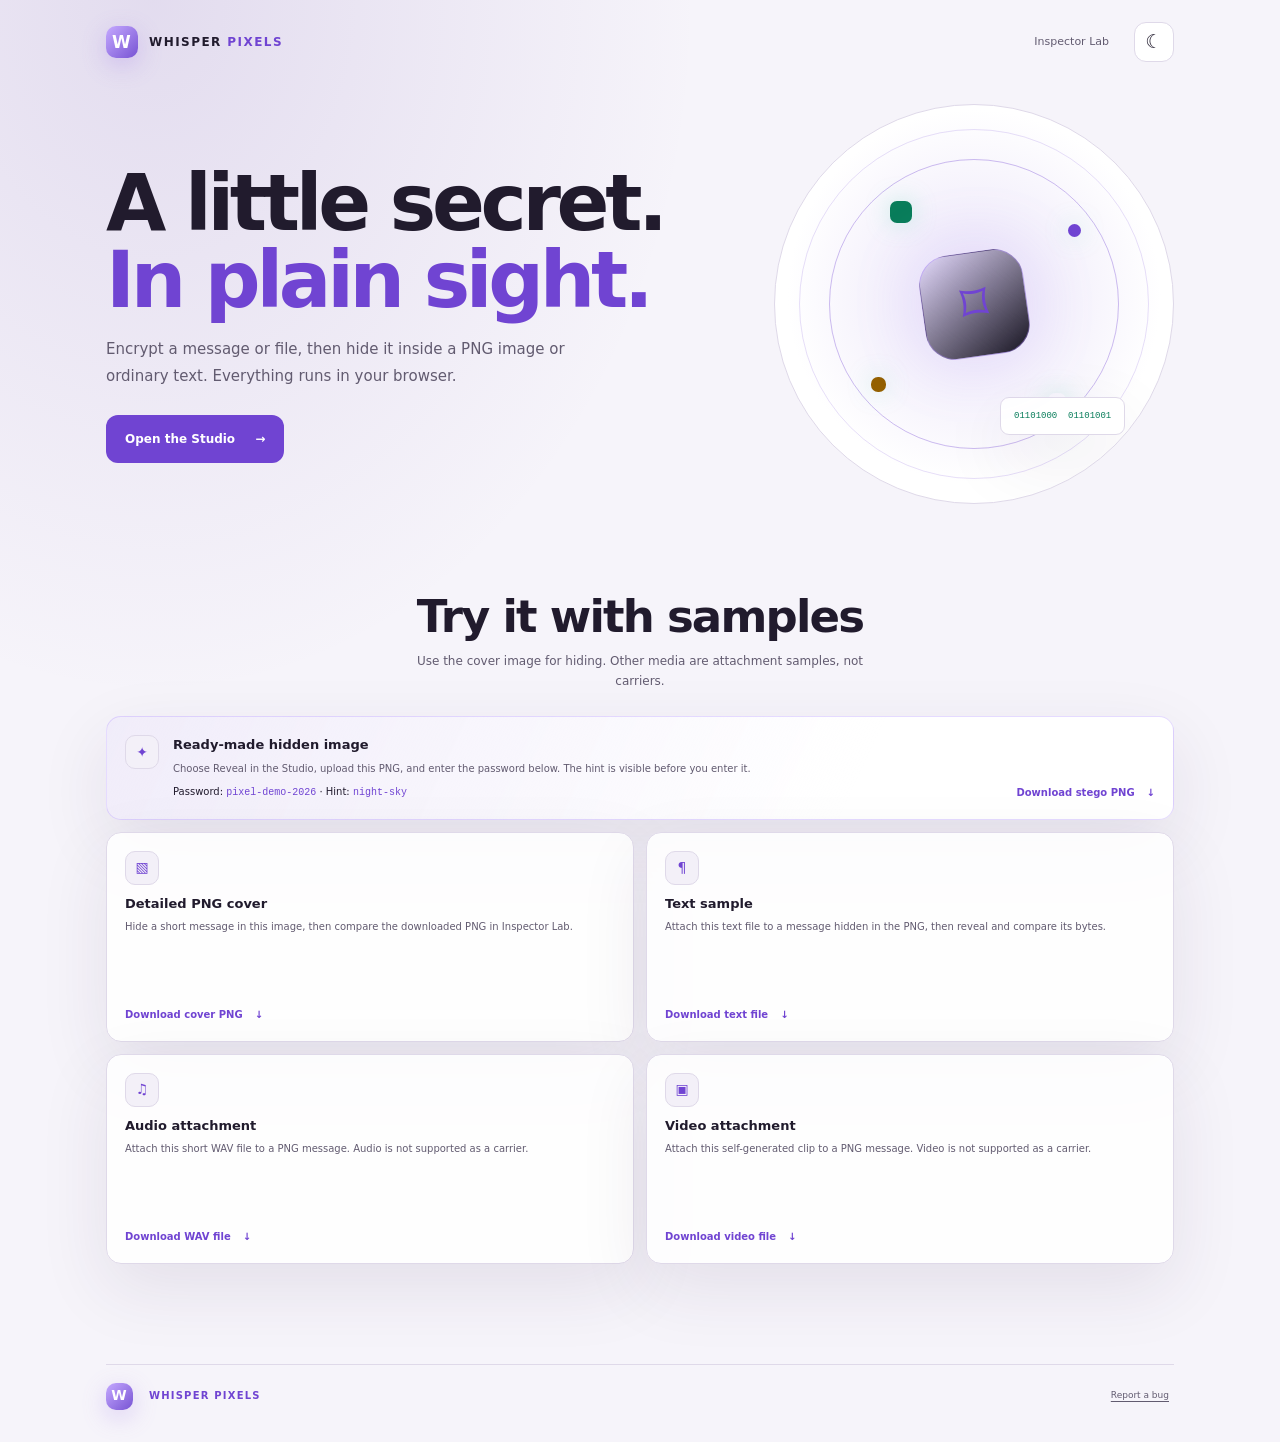
<file: index.html>
<!doctype html>
<html lang="en">
<head>
  <meta charset="utf-8">
  <meta name="viewport" content="width=device-width, initial-scale=1">
  <meta name="theme-color" content="#0b0a12">
  <meta name="description" content="Encrypt a message or file and hide it in an image or text, in your browser.">
  <link rel="manifest" href="manifest.webmanifest">
  <link rel="stylesheet" href="css/studio.css">
  <link rel="stylesheet" href="css/theme-accessibility.css">
  <link rel="stylesheet" href="css/landing.css">
  <title>Whisper Pixels — A little secret. In plain sight.</title>
  <script>
    (() => {
      const saved = localStorage.getItem('theme');
      const light = saved ? saved === 'light' : matchMedia('(prefers-color-scheme: light)').matches;
      if (light) document.documentElement.classList.add('light-mode');
    })();
  </script>
</head>
<body class="landing-page">
  <main class="app-shell landing-shell">
    <header class="topbar">
      <a class="brand" href="index.html" aria-label="Whisper Pixels home">
        <span class="brand-mark">W</span>
        <span>WHISPER <b>PIXELS</b></span>
      </a>
      <nav class="landing-nav" aria-label="Main navigation">
        <a href="inspector.html">Inspector Lab</a>
        <button class="icon-button" id="theme-toggle" type="button" aria-label="Switch theme" title="Switch theme">☼</button>
      </nav>
    </header>

    <section class="landing-hero">
      <div class="hero-copy">
        <h1>A little secret.<br><em>In plain sight.</em></h1>
        <p>Encrypt a message or file, then hide it inside a PNG image or ordinary text. Everything runs in your browser.</p>
        <a class="landing-primary" href="studio.html">Open the Studio <span aria-hidden="true">→</span></a>
      </div>
      <div class="hero-art" role="img" aria-label="Illustration of an encrypted message hidden among pixels">
        <div class="art-orbit orbit-one"></div>
        <div class="art-orbit orbit-two"></div>
        <div class="art-lock"><span aria-hidden="true">⌑</span></div>
        <div class="art-pixel pixel-a"></div>
        <div class="art-pixel pixel-b"></div>
        <div class="art-pixel pixel-c"></div>
        <div class="art-pixel pixel-d"></div>
        <div class="art-code" aria-hidden="true">01101000&nbsp; 01101001</div>
      </div>
    </section>

    <section class="samples-section" id="samples" aria-labelledby="samples-title">
      <div class="section-heading">
        <h2 id="samples-title">Try it with samples</h2>
        <p>Use the cover image for hiding. Other media are attachment samples, not carriers.</p>
      </div>
      <div class="sample-grid">
        <article class="sample-card sample-featured">
          <span class="sample-icon" aria-hidden="true">✦</span>
          <div><h3>Ready-made hidden image</h3><p>Choose Reveal in the Studio, upload this PNG, and enter the password below. The hint is visible before you enter it.</p><p class="sample-secret">Password: <code>pixel-demo-2026</code> · Hint: <code>night-sky</code></p></div>
          <a class="sample-download" href="samples/hidden-message.png" download>Download stego PNG <span aria-hidden="true">↓</span></a>
        </article>
        <article class="sample-card">
          <span class="sample-icon" aria-hidden="true">▧</span>
          <h3>Detailed PNG cover</h3>
          <p>Hide a short message in this image, then compare the downloaded PNG in Inspector Lab.</p>
          <a class="sample-download" href="samples/cover.png" download>Download cover PNG <span aria-hidden="true">↓</span></a>
        </article>
        <article class="sample-card">
          <span class="sample-icon" aria-hidden="true">¶</span>
          <h3>Text sample</h3>
          <p>Attach this text file to a message hidden in the PNG, then reveal and compare its bytes.</p>
          <a class="sample-download" href="samples/note.txt" download>Download text file <span aria-hidden="true">↓</span></a>
        </article>
        <article class="sample-card">
          <span class="sample-icon" aria-hidden="true">♫</span>
          <h3>Audio attachment</h3>
          <p>Attach this short WAV file to a PNG message. Audio is not supported as a carrier.</p>
          <a class="sample-download" href="samples/tone.wav" download>Download WAV file <span aria-hidden="true">↓</span></a>
        </article>
        <article class="sample-card">
          <span class="sample-icon" aria-hidden="true">▣</span>
          <h3>Video attachment</h3>
          <p>Attach this self-generated clip to a PNG message. Video is not supported as a carrier.</p>
          <a class="sample-download" href="samples/pixels.avi" download>Download video file <span aria-hidden="true">↓</span></a>
        </article>
      </div>
    </section>

    <footer class="landing-footer">
      <a class="brand footer-brand" href="index.html"><span class="brand-mark">W</span><span>WHISPER <b>PIXELS</b></span></a>
      <span><a href="https://github.com/Imran-Shaik-01/whisper_pixels/issues" target="_blank" rel="noreferrer">Report a bug</a></span>
    </footer>
  </main>
  <script type="module" src="js/landing.js"></script>
</body>
</html>
</file>
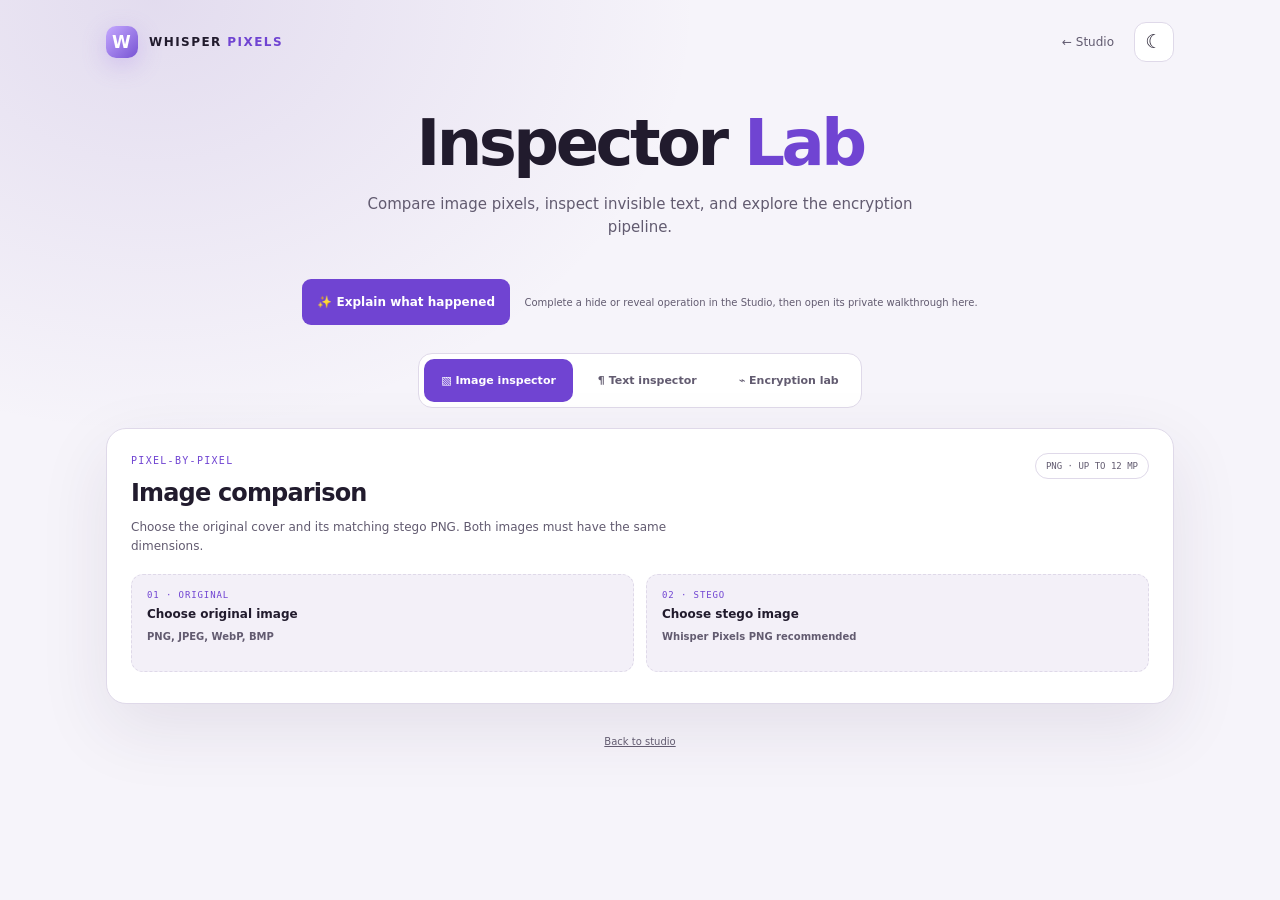
<file: inspector.html>
<!doctype html>
<html lang="en">
<head>
  <meta charset="utf-8">
  <meta name="viewport" content="width=device-width, initial-scale=1">
  <meta name="theme-color" content="#0b0a12">
  <meta name="description" content="Explore image differences, hidden text markers, and the encryption process in Whisper Pixels Inspector Lab.">
  <link rel="manifest" href="manifest.webmanifest">
  <link rel="stylesheet" href="css/studio.css">
  <link rel="stylesheet" href="css/theme-accessibility.css">
  <link rel="stylesheet" href="css/inspector.css">
  <title>Inspector Lab — Whisper Pixels</title>
  <script>
    (() => {
      const saved = localStorage.getItem('theme');
      const light = saved ? saved === 'light' : matchMedia('(prefers-color-scheme: light)').matches;
      if (light) document.documentElement.classList.add('light-mode');
    })();
  </script>
</head>
<body>
  <main class="app-shell inspector-shell">
    <header class="topbar">
      <a class="brand" href="index.html" aria-label="Whisper Pixels home"><span class="brand-mark">W</span><span>WHISPER <b>PIXELS</b></span></a>
      <div class="top-actions">
        <a class="text-link" href="studio.html">← Studio</a>
        <button class="icon-button" id="theme-toggle" type="button" aria-label="Switch theme" title="Switch theme">☼</button>
      </div>
    </header>
    <section class="hero inspector-hero">
      <h1>Inspector <em>Lab</em></h1>
      <p>Compare image pixels, inspect invisible text, and explore the encryption pipeline.</p>
      <button class="lab-button explain-open" id="explain-open" type="button">✨ Explain what happened</button>
      <p class="explain-status" id="explain-status" aria-live="polite"></p>
    </section>

    <nav class="lab-tabs" aria-label="Inspector tools" role="tablist">
      <button class="lab-tab active" role="tab" aria-selected="true" aria-controls="image-lab" id="image-tab">▧ Image inspector</button>
      <button class="lab-tab" role="tab" aria-selected="false" aria-controls="text-lab" id="text-tab">¶ Text inspector</button>
      <button class="lab-tab" role="tab" aria-selected="false" aria-controls="crypto-lab" id="crypto-tab">⌁ Encryption lab</button>
    </nav>

    <section class="lab-panel" id="image-lab" role="tabpanel" aria-labelledby="image-tab">
      <div class="lab-intro">
        <div><div class="eyebrow accent-label">PIXEL-BY-PIXEL</div><h2>Image comparison</h2><p>Choose the original cover and its matching stego PNG. Both images must have the same dimensions.</p></div>
        <span class="lab-badge">PNG · UP TO 12 MP</span>
      </div>
      <div class="upload-grid">
        <label class="lab-upload" for="original-input"><span>01 · ORIGINAL</span><b id="original-file-label">Choose original image</b><small>PNG, JPEG, WebP, BMP</small><input id="original-input" type="file" accept="image/*"></label>
        <label class="lab-upload" for="stego-input"><span>02 · STEGO</span><b id="stego-file-label">Choose stego image</b><small>Whisper Pixels PNG recommended</small><input id="stego-input" type="file" accept="image/*"></label>
      </div>
      <div class="lab-error" id="image-error" role="alert" hidden></div>
      <div class="comparison-card" id="comparison-card" hidden>
        <div class="view-heading"><div><b>Side-by-side comparison</b><small>Drag the divider to reveal each image</small></div><div class="view-switch" role="group" aria-label="Comparison view"><button class="active" data-view="slider">Slider</button><button data-view="heatmap">Heatmap</button></div></div>
        <div class="image-stage" id="image-stage">
          <canvas id="original-canvas" aria-label="Original image"></canvas>
          <canvas id="stego-canvas" aria-label="Stego image"></canvas>
          <canvas id="heatmap-canvas" aria-label="Amplified pixel difference heatmap" hidden></canvas>
          <div class="slider-divider" id="slider-divider" aria-hidden="true"></div>
          <span class="image-tag tag-left">ORIGINAL</span><span class="image-tag tag-right">STEGO PNG</span>
        </div>
        <label class="sr-only" for="image-slider">Image comparison divider</label>
        <input id="image-slider" class="image-slider" type="range" min="0" max="100" value="50">
        <p class="lab-footnote" id="heatmap-note" hidden>Per-channel difference ×255, clipped at 255. Unchanged pixels are black; any changed pixel is highlighted.</p>
      </div>
      <div class="image-tools" id="image-tools" hidden>
        <section class="tool-card">
          <div class="tool-title"><div><b>Pixel zoom</b><small>Hover or focus the image to inspect exact RGB values</small></div><span id="pixel-coordinate">x: —, y: —</span></div>
          <canvas id="zoom-canvas" width="180" height="180" aria-label="Magnified pixels under the pointer"></canvas>
          <div class="pixel-values" id="pixel-values" aria-live="polite">Move your pointer over the comparison to inspect a pixel.</div>
        </section>
        <section class="tool-card stats-card">
          <div class="tool-title"><div><b>Image statistics</b><small>Computed from decoded RGB pixels</small></div></div>
          <dl class="stats-grid">
            <div><dt>Pixels changed</dt><dd id="stat-changed">—</dd></div>
            <div><dt>Image modified</dt><dd id="stat-percent">—</dd></div>
            <div><dt>MSE</dt><dd id="stat-mse">—</dd></div>
            <div><dt>PSNR</dt><dd id="stat-psnr">—</dd></div>
            <div><dt>Max channel delta</dt><dd id="stat-max">—</dd></div>
            <div><dt>Capacity used</dt><dd id="stat-capacity">—</dd></div>
          </dl>
          <p class="lab-footnote">Pixel-change count means pixels with one or more RGB channel differences. Capacity usage is estimated from image dimensions and the visible payload header; it may be unavailable for other stego formats.</p>
        </section>
        <section class="tool-card bitplane-card">
          <div class="tool-title"><div><b>Bit-plane viewer</b><small>Inspect one color channel and bit position</small></div></div>
          <div class="bit-controls"><label for="bit-channel">Channel</label><select id="bit-channel"><option value="0">Red</option><option value="1">Green</option><option value="2">Blue</option></select><label for="bit-number">Bit</label><select id="bit-number"><option value="0">0 · least significant</option><option value="1">1</option><option value="2">2</option><option value="3">3</option><option value="4">4</option><option value="5">5</option><option value="6">6</option><option value="7">7 · most significant</option></select><label class="check-label"><input type="checkbox" id="bit-stego" checked> Stego image</label></div>
          <canvas id="bitplane-view" aria-label="Selected image bit plane"></canvas>
          <p class="lab-footnote">Bit 0 looks noise-like because payload bits are spread through the image. Noise is not proof of hidden data.</p>
        </section>
        <section class="tool-card histogram-card">
          <div class="tool-title"><div><b>RGB histogram</b><small>Original is dashed; stego image is solid</small></div></div>
          <canvas id="histogram-canvas" aria-label="Overlaid red green and blue pixel value histograms"></canvas>
          <p class="lab-footnote">Subtle value pairing can be educational to explore, but histograms cannot confirm whether a message exists.</p>
        </section>
      </div>
    </section>

    <section class="lab-panel" id="text-lab" role="tabpanel" aria-labelledby="text-tab" hidden>
      <div class="lab-intro"><div><div class="eyebrow accent-label">INVISIBLE CHARACTERS</div><h2>Text inspector</h2><p>Paste the original cover text and the stego text. Hidden markers are shown as readable badges below.</p></div><span class="lab-badge">ZERO-WIDTH MARKS</span></div>
      <div class="text-input-grid"><div><label for="plain-text-input">Original cover text</label><textarea id="plain-text-input" rows="5" placeholder="Paste the original cover sentence…"></textarea></div><div><label for="stego-text-input">Stego text</label><textarea id="stego-text-input" rows="5" placeholder="Paste the complete hidden text…"></textarea></div></div>
      <div class="text-actions"><button class="lab-button" id="inspect-text-button" type="button">Inspect invisible characters</button><span id="text-counts">Visible length: — · Real length: —</span></div>
      <div class="lab-error" id="text-error" role="alert" hidden></div>
      <div class="text-results" id="text-results" hidden>
        <section class="tool-card"><div class="tool-title"><div><b>Invisible characters revealed</b><small>Inserted Unicode markers appear as colored badges</small></div><span id="marker-count"></span></div><div class="revealed-text" id="revealed-invisibles"></div><div class="legend"><span><b class="badge-marker marker-start">START</b> U+2063</span><span><b class="badge-marker marker-zero">0</b> U+200B</span><span><b class="badge-marker marker-one">1</b> U+200C</span><span><b class="badge-marker marker-end">END</b> U+2064</span></div></section>
        <section class="tool-card"><div class="tool-title"><div><b>Text diff</b><small>Original left · stego with visible marks right</small></div></div><div class="diff-grid"><pre id="diff-original"></pre><pre id="diff-stego"></pre></div></section>
        <section class="tool-card"><div class="tool-title"><div><b>Binary decode strip</b><small>Payload bytes grouped into bits and hexadecimal</small></div><span id="binary-summary"></span></div><div class="binary-strip" id="binary-strip"></div><p class="lab-footnote">Whisper Pixels encrypts the message first, so embedded bytes look random. The header is readable; the ciphertext should not look like plaintext.</p></section>
      </div>
    </section>

    <section class="lab-panel" id="crypto-lab" role="tabpanel" aria-labelledby="crypto-tab" hidden>
      <div class="lab-intro"><div><div class="eyebrow accent-label">FOLLOW THE TRANSFORM</div><h2>Encryption visualizer</h2><p>A local educational demonstration of password derivation, authenticated encryption, and why a one-letter change avalanches through ciphertext.</p></div><span class="lab-badge">DEMO ONLY · NOT EMBEDDED</span></div>
      <div class="demo-warning"><b>Educational safety note</b><span>Each encryption uses a fresh random salt and nonce. The avalanche comparison shows how changing the message changes ciphertext, while those fresh random values also contribute to the difference. Demo output is never used by the studio or saved.</span></div>
      <div class="crypto-controls"><div><label for="demo-message">Plaintext</label><input id="demo-message" value="Meet at 9pm"></div><div><label for="demo-password">Demo password</label><div class="password-wrap"><input id="demo-password" type="password" value="example-only-passphrase"><button class="show-password" type="button" data-target="demo-password" aria-label="Show password">Show</button></div></div><button class="lab-button" id="run-demo" type="button">Run local demo</button></div>
      <div class="lab-error" id="crypto-error" role="alert" hidden></div>
      <div class="pipeline" id="pipeline" hidden>
        <div class="pipeline-node"><span>01 · PLAINTEXT</span><code id="pipe-plain"></code></div><div class="pipeline-arrow">↓</div>
        <div class="pipeline-node"><span>02 · UTF-8 BYTES</span><code id="pipe-bytes"></code></div><div class="pipeline-arrow">↓</div>
        <div class="pipeline-node"><span>03 · PBKDF2 → AES-256 KEY</span><code>Key fingerprint: <b id="pipe-fingerprint"></b> · 600,000 PBKDF2-SHA-256 iterations · key itself never shown</code></div><div class="pipeline-arrow">↓</div>
        <div class="pipeline-node"><span>04 · AES-256-GCM CIPHERTEXT</span><code id="pipe-cipher"></code></div><div class="pipeline-arrow">↓</div>
        <div class="pipeline-node"><span>05 · EMBEDDED BIT STREAM</span><code id="pipe-bits"></code></div><div class="pipeline-arrow">↓</div>
        <div class="pipeline-node"><span>06 · WHERE THE BITS LAND</span><canvas id="landing-map" width="720" height="150" aria-label="Illustration of spread pixel positions"></canvas><small>Illustrative spread only; actual pixel order is derived from the password and image dimensions.</small></div>
      </div>
      <div class="demo-extras" id="demo-extras" hidden>
        <section class="tool-card"><div class="tool-title"><div><b>Avalanche demo</b><small>Change one character; compare ciphertext bits</small></div><span id="avalanche-score"></span></div><div class="avalanche-grid"><div><label for="changed-message">Changed plaintext</label><input id="changed-message"></div><button class="lab-button" id="compare-avalanche" type="button">Compare ciphertexts</button></div><div class="avalanche-result" id="avalanche-result"></div></section>
        <section class="tool-card"><div class="tool-title"><div><b>Wrong-password check</b><small>AES-GCM authenticates rather than returning plausible garbage</small></div></div><button class="lab-button secondary-button" id="wrong-password-demo" type="button">Try a wrong password</button><div class="wrong-result" id="wrong-result" aria-live="polite"></div></section>
      </div>
    </section>

    <footer><a href="studio.html">Back to studio</a></footer>
  </main>
  <dialog class="explainer-dialog" id="explainer-dialog" aria-labelledby="explainer-title">
    <div class="explainer-header">
      <div><h2 id="explainer-title">What happened to your secret?</h2></div>
      <button class="icon-button" id="explainer-close" type="button" aria-label="Close explanation">×</button>
    </div>
    <p class="explainer-privacy">The walkthrough uses local operation statistics, samples, and short text previews; passwords, keys, and image files are excluded.</p>
    <div class="explainer-stage-wrap">
      <div class="explainer-step-label" id="explainer-step-label"></div>
      <canvas id="explainer-stage" width="960" height="300" aria-label="Illustration for the current explanation step"></canvas>
    </div>
    <section class="explainer-narration" aria-live="polite">
      <h3 id="explainer-step-title"></h3>
      <p id="explainer-narration"></p>
      <ul id="explainer-insights" class="explainer-insights"></ul>
    </section>
    <div class="explainer-controls">
      <button class="lab-button secondary-button" id="explainer-prev" type="button">◀ Prev</button>
      <button class="lab-button" id="explainer-play" type="button">▶ Play</button>
      <button class="lab-button secondary-button" id="explainer-next" type="button">Next ▶</button>
      <label for="explainer-speed">Speed</label>
      <select id="explainer-speed"><option value="2200">Slow</option><option value="1500" selected>Normal</option><option value="900">Fast</option></select>
    </div>
    <label class="explainer-progress-label" for="explainer-progress">Walkthrough progress</label>
    <progress id="explainer-progress" max="7" value="1">1 of 7</progress>
    <div class="explainer-options">
      <div class="explainer-segment" role="group" aria-label="Explanation detail">
        <button type="button" class="active" data-explainer-level="beginner" aria-pressed="true">Beginner</button>
        <button type="button" data-explainer-level="technical" aria-pressed="false">Technical</button>
      </div>
      <label class="check-label"><input type="checkbox" id="explainer-reveal"> Reveal replay</label>
      <button class="text-link" id="explainer-skip" type="button">Skip animation</button>
    </div>
  </dialog>
  <script type="module" src="js/inspector.js"></script>
</body>
</html>
</file>
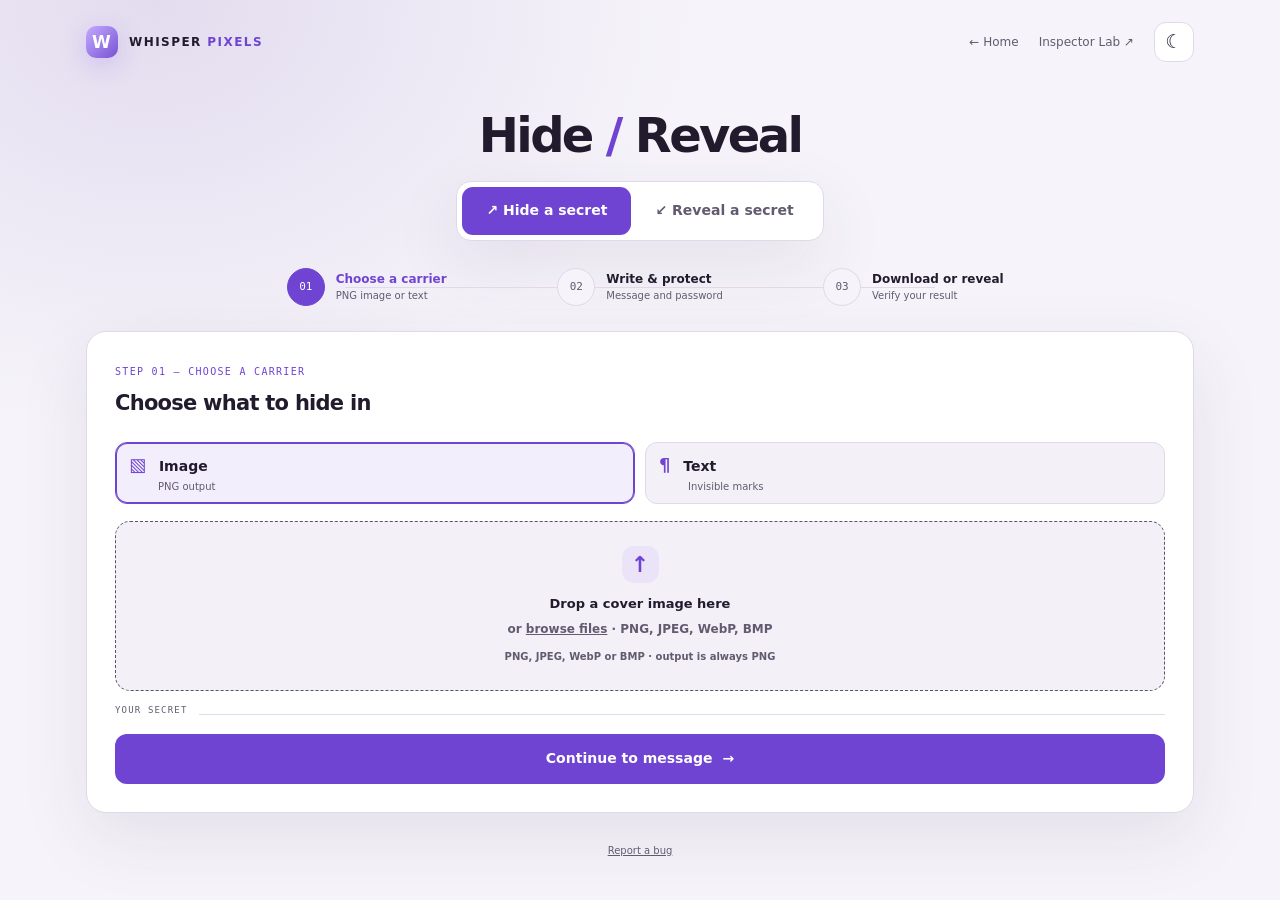
<file: studio.html>
<!doctype html>
<html lang="en">
<head>
  <meta charset="utf-8">
  <meta name="viewport" content="width=device-width, initial-scale=1">
  <meta name="theme-color" content="#0b0a12">
  <meta name="description" content="Hide and reveal encrypted messages or files inside PNG images, entirely in your browser.">
  <link rel="manifest" href="manifest.webmanifest">
  <link rel="stylesheet" href="css/studio.css">
  <link rel="stylesheet" href="css/theme-accessibility.css">
  <title>Whisper Pixels — Private Steganography Studio</title>
  <script>
    (() => {
      const saved = localStorage.getItem('theme');
      const light = saved ? saved === 'light' : matchMedia('(prefers-color-scheme: light)').matches;
      if (light) document.documentElement.classList.add('light-mode');
    })();
  </script>
</head>
<body>
  <main class="app-shell">
    <header class="topbar">
      <a class="brand" href="index.html" aria-label="Whisper Pixels home"><span class="brand-mark">W</span><span>WHISPER <b>PIXELS</b></span></a>
      <div class="top-actions">
        <a class="text-link" href="index.html">← Home</a>
        <a class="text-link" href="inspector.html">Inspector Lab ↗</a>
        <button class="icon-button" id="theme-toggle" type="button" aria-label="Switch to light theme" title="Switch theme"><span aria-hidden="true">☼</span></button>
      </div>
    </header>

    <section class="hero studio-hero">
      <h1>Hide <em>/</em> Reveal</h1>
      <div class="mode-switch" role="group" aria-label="Choose hide or reveal">
        <button class="mode-choice active" id="hide-mode" type="button" aria-pressed="true">↗ Hide a secret</button>
        <button class="mode-choice" id="reveal-mode" type="button" aria-pressed="false">↙ Reveal a secret</button>
      </div>
    </section>

    <nav class="steps" aria-label="Workflow">
      <div class="step active" data-step-indicator="1"><span>01</span><div><b>Choose a carrier</b><small>PNG image or text</small></div></div>
      <div class="step" data-step-indicator="2"><span>02</span><div><b>Write & protect</b><small>Message and password</small></div></div>
      <div class="step" data-step-indicator="3"><span>03</span><div><b>Download or reveal</b><small>Verify your result</small></div></div>
    </nav>

    <div class="workspace">
      <section class="card workflow-card" aria-labelledby="workspace-title">
        <div class="card-heading">
          <div><span class="eyebrow accent-label" id="step-kicker">STEP 01 — CHOOSE A CARRIER</span><h2 id="workspace-title">Choose what to hide in</h2></div>
        </div>

        <div class="carrier-tabs" id="carrier-tabs" role="group" aria-label="Carrier type">
          <button class="carrier-tab active" type="button" data-carrier="image" aria-pressed="true"><span>▧</span> Image <small>PNG output</small></button>
          <button class="carrier-tab" type="button" data-carrier="text" aria-pressed="false"><span>¶</span> Text <small>Invisible marks</small></button>
        </div>

        <div id="image-carrier" class="carrier-panel">
          <label class="dropzone" id="image-dropzone" for="image-input" tabindex="0">
            <input id="image-input" type="file" accept="image/png,image/jpeg,image/webp,image/bmp">
            <span class="upload-icon" aria-hidden="true">↑</span>
            <strong id="image-drop-title">Drop a cover image here</strong>
            <span>or <u>browse files</u> · PNG, JPEG, WebP, BMP</span>
            <small>PNG, JPEG, WebP or BMP · output is always PNG</small>
          </label>
          <div class="file-preview" id="image-preview" hidden>
            <img id="cover-preview" alt="Selected cover image preview">
            <div class="file-meta"><b id="cover-name"></b><span id="cover-details"></span><button type="button" class="quiet-button" id="clear-image">Remove image</button></div>
          </div>
          <div class="capacity" id="capacity-panel" hidden>
            <div class="capacity-heading"><span>Estimated capacity</span><b id="capacity-copy">Choose an image to calculate</b></div>
            <div class="capacity-track"><span id="capacity-fill"></span></div>
            <small>Approximate UTF-8 bytes available for your message and attachment.</small>
          </div>
          <div class="visual-tools" id="visual-tools" hidden>
            <div class="visual-heading"><b>Pixel peek</b><span>LSB bit-plane · educational only</span></div>
            <canvas id="bitplane-canvas" width="240" height="120" aria-label="Visualization of the image's least significant color bits"></canvas>
            <p>The faint pattern shows each pixel’s lowest color bit. Noise alone cannot prove that a message is present.</p>
          </div>
        </div>

        <div id="text-carrier" class="carrier-panel" hidden>
          <label for="cover-text">Cover text</label>
          <textarea id="cover-text" rows="4" placeholder="Write a natural-looking sentence to carry your secret…"></textarea>
          <p class="field-note">This mode adds invisible Unicode marks. Some apps remove them when formatting or copying text.</p>
        </div>

        <div id="reveal-panel" class="carrier-panel" hidden>
          <label class="dropzone compact-dropzone" id="reveal-dropzone" for="reveal-input" tabindex="0">
            <input id="reveal-input" type="file" accept="image/png,image/*">
            <span class="upload-icon" aria-hidden="true">↙</span>
            <strong>Drop the original stego PNG here</strong>
            <span>or <u>browse for an image</u></span>
            <small>Choose an image to check for a hidden payload.</small>
          </label>
          <div class="file-meta reveal-meta" id="reveal-meta" hidden><b id="reveal-name"></b><span id="reveal-details"></span></div>
          <label for="reveal-text" class="reveal-text-label">Or paste stego text</label>
          <textarea id="reveal-text" rows="3" placeholder="Paste text that may contain an invisible message…"></textarea>
          <p class="detection-status" id="detection-status" role="status" aria-live="polite">Choose a file or paste text to check for a hidden payload.</p>
          <p class="detected-hint" id="detected-hint" hidden></p>
        </div>

        <div class="divider"><span id="divider-label">YOUR SECRET</span></div>
        <div id="hide-fields">
          <label for="secret-message">Message</label>
          <textarea id="secret-message" rows="4" maxlength="1000000" placeholder="Write a message only your recipient should read…"></textarea>
          <div class="message-footer"><small id="message-count">0 characters</small><span>Encrypted before embedding</span></div>
          <div class="attachment-row">
            <label class="attach-button" for="attachment-input">＋ Attach a file <span>(PDF, ZIP, photo, anything)</span></label>
            <input id="attachment-input" type="file">
            <button id="remove-attachment" type="button" class="quiet-button" hidden>Remove attachment</button>
          </div>
          <div id="attachment-meta" class="attachment-meta" hidden></div>
          <label for="hide-hint">Hint <span class="optional">(optional)</span></label>
          <input id="hide-hint" type="text" maxlength="256" autocomplete="off" placeholder="A clue to help you remember">
          <small class="hint-warning">Visible to anyone who finds the file. Never include the password.</small>
          <div class="password-grid">
            <div>
              <label for="hide-password">Password</label>
              <div class="password-wrap"><input id="hide-password" type="password" autocomplete="new-password" placeholder="Enter a password"><button type="button" class="show-password" data-target="hide-password" aria-label="Show password">Show</button></div>
            </div>
            <div>
              <label for="confirm-password">Confirm password</label>
              <input id="confirm-password" type="password" autocomplete="new-password" placeholder="Type it again">
            </div>
          </div>
          <label for="expiry-date">Optional expiry date <span class="optional">(convenience only)</span></label>
          <input id="expiry-date" type="date">
          <p class="field-note">Password is required. It cannot be recovered.</p>
        </div>

        <div id="reveal-fields" hidden>
          <label for="reveal-password">Password</label>
          <div class="password-wrap"><input id="reveal-password" type="password" autocomplete="current-password" placeholder="Enter the password used to hide it"><button type="button" class="show-password" data-target="reveal-password" aria-label="Show password">Show</button></div>
        </div>

        <div class="alert" id="alert" role="status" aria-live="polite" hidden></div>
        <div class="progress-wrap" id="progress-wrap" hidden><div class="progress-label" aria-live="polite"><span id="progress-label">Preparing…</span><b id="progress-percent">0%</b></div><progress id="progress-bar" max="100" value="0">0%</progress></div>
        <button class="primary-button" id="go-button" type="button">Continue to message <span aria-hidden="true">→</span></button>

        <section class="result" id="result" hidden aria-live="polite">
          <div class="result-icon" id="result-icon">✓</div>
          <div><h3 id="result-title">All set</h3><p id="result-description"></p><small class="download-hint" id="download-hint" hidden>Share the exact PNG; compression or resizing can remove the hidden data.</small></div>
          <div id="revealed-message" class="revealed-message" hidden></div>
          <div id="revealed-file" class="revealed-file" hidden></div>
          <div class="result-actions" id="result-actions"></div>
        </section>
        <section class="compare-panel" id="compare-panel" hidden aria-label="Original and hidden image comparison">
          <div class="visual-heading"><b>Before / after</b><span>Drag the slider to compare</span></div>
          <div class="compare-stage">
            <img id="compare-original" alt="Original cover image">
            <img id="compare-stego" alt="PNG image with the encrypted secret embedded">
            <canvas id="diff-canvas" hidden aria-label="Amplified difference heatmap"></canvas>
          </div>
          <label class="sr-only" for="compare-slider">Compare original and stego image</label>
          <input id="compare-slider" type="range" min="0" max="100" value="50">
          <button type="button" class="quiet-button" id="heatmap-toggle">Show amplified difference</button>
        </section>
      </section>

    </div>
    <footer><a href="https://github.com/Imran-Shaik-01/whisper_pixels/issues" target="_blank" rel="noreferrer">Report a bug</a></footer>
  </main>
  <script type="module" src="js/studio.js"></script>
</body>
</html>
</file>
<file: css/studio.css>
:root{color-scheme:dark;--bg:#0b0a12;--surface:#12111b;--surface2:#171622;--text:#f4f1fc;--muted:#aaa6b8;--line:#2b2937;--accent:#ad8cff;--accent-strong:#8c64ef;--green:#67dfb1;--warn:#ffc979;--danger:#ff8d9a;--shadow:0 24px 80px #0005}html.light-mode{color-scheme:light;--bg:#f6f4fa;--surface:#fff;--surface2:#f3f0f8;--text:#211b2d;--muted:#625b70;--line:#dfd9e9;--accent:#7044d2;--accent-strong:#5c33bd;--green:#087d5a;--warn:#946000;--danger:#b52c40;--shadow:0 24px 70px #30214b18}*{box-sizing:border-box}html{min-height:100%;background:var(--bg)}body{margin:0;min-height:100vh;background:radial-gradient(ellipse at 12% 0%,#6d4aaa24,transparent 34rem),var(--bg);color:var(--text);font-family:Manrope,system-ui,sans-serif;font-size:14px;line-height:1.55;transition:background .25s,color .25s}button,input,textarea{font:inherit}button,a,label{touch-action:manipulation}button{color:inherit}a{color:inherit}.app-shell{max-width:1160px;padding:22px 26px 32px;margin:0 auto}.topbar{display:flex;justify-content:space-between;align-items:center;margin-bottom:48px}.brand{text-decoration:none;display:flex;align-items:center;gap:11px;font-size:12px;font-weight:800;letter-spacing:.12em}.brand b{color:var(--accent)}.brand-mark{width:32px;height:32px;border-radius:10px;background:linear-gradient(135deg,#c5a9ff,#7753d3);display:grid;place-items:center;color:#171122;font-size:17px;box-shadow:0 7px 24px #966de64a}.top-actions{display:flex;align-items:center;gap:20px}.text-link{font-size:12px;color:var(--muted);text-decoration:none}.text-link:hover{color:var(--text)}.icon-button{width:40px;height:40px;border-radius:12px;border:1px solid var(--line);background:var(--surface);font-size:19px;cursor:pointer}.hero{max-width:680px;margin:0 auto 40px;text-align:center}.eyebrow{font-family:"DM Mono",monospace;font-size:10px;letter-spacing:.13em;color:var(--muted)}h1{font-size:clamp(38px,6vw,64px);line-height:1.06;letter-spacing:-.055em;margin:18px 0 15px}h1 em{font-style:normal;color:var(--accent)}.hero>p{max-width:560px;margin:0 auto 25px;color:var(--muted);font-size:15px}.mode-switch{display:inline-flex;padding:5px;border:1px solid var(--line);border-radius:15px;background:var(--surface);box-shadow:var(--shadow)}.mode-choice{border:0;border-radius:11px;padding:12px 24px;background:transparent;color:var(--muted);font-weight:700;cursor:pointer;min-height:48px}.mode-choice.active{background:var(--accent);color:#170f25}.steps{display:grid;grid-template-columns:repeat(3,1fr);max-width:820px;margin:0 auto 25px;position:relative}.steps:before{content:"";position:absolute;left:14%;right:14%;top:19px;height:1px;background:var(--line)}.step{display:flex;align-items:center;gap:11px;position:relative;justify-content:center;color:var(--muted)}.step>span{width:38px;height:38px;border:1px solid var(--line);background:var(--bg);border-radius:50%;display:grid;place-items:center;font:11px "DM Mono",monospace;z-index:1}.step b,.step small{display:block}.step b{font-size:12px;color:var(--text)}.step small{font-size:10px}.step.active>span,.step.done>span{background:var(--accent);border-color:var(--accent);color:#170f25}.step.active b{color:var(--accent)}.workspace{display:grid;grid-template-columns:minmax(0,1.5fr) minmax(280px,.85fr);gap:20px;align-items:start}.card{border:1px solid var(--line);background:var(--surface);border-radius:20px;box-shadow:var(--shadow)}.workflow-card{padding:28px}.card-heading{display:flex;justify-content:space-between;align-items:center;gap:15px;margin-bottom:23px}.accent-label{color:var(--accent)}h2{font-size:21px;letter-spacing:-.035em;margin:5px 0 0}.carrier-tabs{display:grid;grid-template-columns:1fr 1fr;gap:10px;margin-bottom:17px}.carrier-tab{min-height:52px;border:1px solid var(--line);border-radius:12px;background:var(--surface2);text-align:left;padding:8px 13px;font-weight:700;cursor:pointer}.carrier-tab>span{color:var(--accent);font-size:18px;margin-right:8px}.carrier-tab small{display:block;margin-left:29px;color:var(--muted);font-size:10px;font-weight:500}.carrier-tab.active{border-color:var(--accent);box-shadow:inset 0 0 0 1px var(--accent);background:color-mix(in srgb,var(--accent) 9%,var(--surface))}.carrier-panel[hidden],[hidden]{display:none!important}label{font-size:12px;font-weight:700;display:block;margin-bottom:7px}input:not([type=file]),textarea{width:100%;border:1px solid var(--line);border-radius:11px;background:var(--bg);padding:12px 13px;color:var(--text);outline:none;transition:border .18s,box-shadow .18s}textarea{resize:vertical;min-height:76px}input:focus,textarea:focus,button:focus-visible,a:focus-visible,.dropzone:focus-visible{outline:2px solid var(--accent);outline-offset:2px;border-color:var(--accent)}input::placeholder,textarea::placeholder{color:color-mix(in srgb,var(--muted) 75%,transparent)}.dropzone{display:flex;align-items:center;justify-content:center;flex-direction:column;text-align:center;min-height:170px;padding:20px;border:1.5px dashed #5a526c;border-radius:15px;background:var(--surface2);cursor:pointer;gap:5px;color:var(--muted);font-size:12px}.dropzone:hover,.dropzone.dragover{border-color:var(--accent);background:color-mix(in srgb,var(--accent) 8%,var(--surface2))}.dropzone input[type=file],#attachment-input{position:absolute;width:1px;height:1px;opacity:0;pointer-events:none}.dropzone strong{color:var(--text);font-size:13px}.upload-icon{width:37px;height:37px;border-radius:12px;display:grid;place-items:center;background:#ad8cfd1e;color:var(--accent);font-size:22px;margin-bottom:6px}.dropzone small{max-width:340px;font-size:10px;margin-top:6px}.compact-dropzone{min-height:125px}.file-preview{display:flex;align-items:center;gap:14px;margin-top:12px;padding:10px;border:1px solid var(--line);border-radius:13px;background:var(--surface2)}.file-preview img{width:74px;height:60px;object-fit:cover;border-radius:8px;background:var(--bg)}.file-meta{min-width:0;display:flex;flex-direction:column;gap:2px}.file-meta b{font-size:12px;overflow:hidden;text-overflow:ellipsis;white-space:nowrap;max-width:300px}.file-meta span{color:var(--muted);font-size:10px}.quiet-button{align-self:flex-start;border:0;background:transparent;color:var(--accent);text-decoration:underline;cursor:pointer;padding:2px 0;font-size:11px}.capacity{margin-top:14px}.capacity-heading{display:flex;justify-content:space-between;gap:10px;font-size:11px}.capacity-heading b{color:var(--accent);font-family:"DM Mono",monospace;font-size:10px}.capacity>small,.field-note{display:block;color:var(--muted);font-size:10px;margin-top:6px}.capacity-track{height:5px;background:var(--surface2);border-radius:8px;margin:8px 0;overflow:hidden}.capacity-track span{display:block;height:100%;width:0;background:var(--green);border-radius:inherit;transition:width .25s}.visual-tools{margin-top:14px;border:1px solid var(--line);border-radius:13px;padding:12px;background:var(--surface2)}.visual-heading{display:flex;justify-content:space-between;gap:10px;font-size:11px}.visual-heading span{color:var(--muted);font-size:9px}.visual-tools canvas{display:block;width:100%;height:96px;object-fit:cover;border-radius:8px;margin:9px 0}.visual-tools p{font-size:10px;color:var(--muted);margin:0}.divider{height:1px;background:var(--line);margin:23px 0 17px;position:relative}.divider span{position:absolute;left:0;top:-9px;padding-right:12px;background:var(--surface);font:9px "DM Mono",monospace;color:var(--muted);letter-spacing:.13em}.message-footer{display:flex;justify-content:space-between;color:var(--muted);font-size:10px;margin-top:5px}.attachment-row{display:flex;align-items:center;gap:10px;margin:15px 0}.attach-button{margin:0;cursor:pointer;color:var(--accent);font-size:11px}.attach-button span{color:var(--muted);font-weight:400}.attachment-meta{padding:8px 10px;margin-top:-8px;background:var(--surface2);border-radius:9px;color:var(--muted);font-size:10px}.password-grid{display:grid;grid-template-columns:1fr 1fr;gap:12px;margin:13px 0}.password-wrap{position:relative}.password-wrap input{padding-right:58px}.show-password{position:absolute;right:8px;top:50%;transform:translateY(-50%);border:0;background:transparent;color:var(--accent);font-size:10px;font-weight:700;cursor:pointer;padding:9px}.password-grid small{font-size:9px;color:var(--muted)}.optional{color:var(--muted);font-weight:400}.reveal-text-label{margin-top:16px}.field-note{line-height:1.55}.primary-button{width:100%;height:50px;display:flex;justify-content:center;align-items:center;gap:10px;border:0;border-radius:12px;margin-top:19px;background:var(--accent);color:#1a1026;font-weight:800;cursor:pointer;transition:transform .16s,filter .16s}.primary-button:hover{filter:brightness(1.09);transform:translateY(-1px)}.primary-button:disabled{opacity:.55;cursor:wait;transform:none}.alert{padding:11px 13px;margin-top:12px;border:1px solid #ff8d9a55;border-radius:10px;background:#ff8d9a10;color:var(--danger);font-size:11px}.alert.success{border-color:#67dfb155;background:#67dfb110;color:var(--green)}.progress-wrap{margin-top:15px}.progress-label{display:flex;justify-content:space-between;font:10px "DM Mono",monospace;color:var(--muted);margin-bottom:6px}progress{width:100%;height:7px;appearance:none;border:0;border-radius:8px;overflow:hidden}progress::-webkit-progress-bar{background:var(--surface2)}progress::-webkit-progress-value{background:var(--accent);transition:width .2s}progress::-moz-progress-bar{background:var(--accent)}.result{display:grid;grid-template-columns:36px 1fr;gap:10px;margin-top:18px;padding:15px;border:1px solid #67dfb144;border-radius:14px;background:#67dfb10a}.result-icon{width:32px;height:32px;border-radius:50%;display:grid;place-items:center;background:#67dfb11a;color:var(--green)}.result h3{margin:0;font-size:14px}.result p{margin:4px 0 0;color:var(--muted);font-size:11px}.revealed-message,.revealed-file,.result-actions{grid-column:1/-1}.revealed-message{white-space:pre-wrap;overflow-wrap:anywhere;padding:12px;border-radius:9px;background:var(--bg);font-size:12px}.result-actions{display:flex;gap:8px;flex-wrap:wrap}.result-actions a,.result-actions button{border:1px solid var(--line);border-radius:9px;padding:9px 12px;background:var(--surface2);text-decoration:none;font-size:10px;font-weight:700;cursor:pointer}@keyframes pixel-flash{50%{transform:scale(1.09);box-shadow:0 0 22px #a180ff99}}footer{text-align:center;margin-top:30px;color:var(--muted);font-size:10px}footer span{padding:0 5px;color:var(--accent)}footer a{color:var(--muted)}.toast{position:fixed;left:50%;bottom:22px;transform:translate(-50%,20px);opacity:0;pointer-events:none;padding:11px 17px;background:var(--text);color:var(--bg);border-radius:10px;z-index:10;font-size:11px;transition:.2s}.toast.show{opacity:1;transform:translate(-50%,0)}.workspace{grid-template-columns:minmax(0,1fr)}.studio-hero{margin-bottom:27px}.studio-hero h1{margin:0 0 20px;font-size:clamp(32px,5vw,48px)}.detection-status{margin:10px 0 0;color:var(--muted);font-size:11px}.detection-status[data-status=success]{color:var(--green)}.detection-status[data-status=error]{color:var(--danger)}.detection-status[data-status=working]{color:var(--accent)}.detected-hint{margin:8px 0 0;padding:9px 11px;border:1px solid #ad8cff40;border-radius:9px;background:#ad8cff10;color:var(--text);font-size:11px;overflow-wrap:anywhere}.hint-warning{display:block;margin:-3px 0 11px;color:var(--warn);font-size:9px;font-weight:500}.download-hint{display:block;margin-top:5px;color:var(--warn);font-size:9px}.result:not([hidden]){animation:surface-enter 240ms ease-out both}.studio-hero .mode-switch{margin-bottom:0}@media(max-width:850px){.workspace{grid-template-columns:1fr}.topbar{margin-bottom:35px}}@media(max-width:560px){.app-shell{padding:15px 14px 95px}.topbar{margin-bottom:32px}.hero{margin-bottom:28px}.hero>p{font-size:13px}.mode-choice{padding:10px 15px;font-size:12px}.steps{gap:4px;margin-bottom:18px}.step{justify-content:flex-start;gap:6px}.step>span{width:29px;height:29px;font-size:9px}.steps:before{top:14px;left:10%;right:12%}.step b{font-size:9px}.step small{font-size:8px}.workspace{gap:13px}.workflow-card{padding:18px 15px}.card-heading{align-items:flex-start;margin-bottom:17px}.card-heading h2{font-size:18px}.password-grid{grid-template-columns:1fr}.file-preview img{width:56px}.file-meta b{max-width:180px}.primary-button{position:sticky;bottom:10px;z-index:3;box-shadow:0 8px 25px #0005}.mode-switch{width:100%}.mode-choice{flex:1}.result-actions>*{flex:1;text-align:center}}@media(max-width:560px){.topbar{gap:10px}.brand{gap:7px;font-size:10px;letter-spacing:.06em}.brand-mark{width:28px;height:28px}.top-actions{gap:10px}.text-link{font-size:10px}}@media(prefers-reduced-motion:reduce){*,*::before,*::after{scroll-behavior:auto!important;animation-duration:.01ms!important;animation-iteration-count:1!important;transition-duration:.01ms!important}}.compare-panel{margin-top:14px;padding:14px;border:1px solid var(--line);border-radius:14px;background:var(--surface2)}.compare-stage{height:210px;position:relative;overflow:hidden;border-radius:9px;background:var(--bg);margin:10px 0}.compare-stage img,.compare-stage canvas{position:absolute;inset:0;width:100%;height:100%;object-fit:contain}.compare-stage img+img{clip-path:inset(0 50% 0 0)}.compare-stage canvas{object-fit:fill}.compare-panel input[type=range]{padding:0;height:20px;accent-color:var(--accent)}.compare-panel>.quiet-button{margin-top:4px}.sr-only{position:absolute;width:1px;height:1px;padding:0;margin:-1px;overflow:hidden;clip:rect(0,0,0,0);white-space:nowrap;border:0}
</file>
<file: css/theme-accessibility.css>
html.light-mode .mode-choice.active,
html.light-mode .step.active > span,
html.light-mode .step.done > span,
html.light-mode .primary-button,
html.light-mode .brand-mark {
  color: #fff;
}

html,
body,
* {
  scrollbar-width: none;
  -ms-overflow-style: none;
}

*::-webkit-scrollbar {
  display: none;
}

button,
a,
input,
textarea,
select,
summary,
[tabindex]:not([tabindex="-1"]) {
  -webkit-tap-highlight-color: transparent;
}

:where(button, a, input, textarea, select, summary, [tabindex]:not([tabindex="-1"])):focus-visible {
  outline: 2px solid var(--accent);
  outline-offset: 3px;
}

@keyframes surface-enter {
  from { opacity: 0; transform: translateY(7px); }
  to { opacity: 1; transform: translateY(0); }
}

.result:not([hidden]) {
  animation: surface-enter 240ms ease-out both;
}

progress::-webkit-progress-value {
  background-image: linear-gradient(110deg, var(--accent-strong), var(--accent), var(--accent-strong));
  background-size: 200% 100%;
  animation: progress-shimmer 1.6s linear infinite;
}

@keyframes progress-shimmer {
  to { background-position: -200% 0; }
}

@media (prefers-reduced-motion: reduce) {
  *,
  *::before,
  *::after {
    scroll-behavior: auto !important;
    animation-duration: 0.01ms !important;
    animation-iteration-count: 1 !important;
    transition-duration: 0.01ms !important;
  }
}
</file>
<file: css/landing.css>
.landing-shell{max-width:1120px}
.landing-shell .topbar,.landing-page .topbar{margin-bottom:0}
.landing-nav{display:flex;align-items:center;gap:25px}
.landing-nav>a{color:var(--muted);font-size:11px;text-decoration:none}
.landing-nav>a:hover{color:var(--text)}
.landing-hero{display:grid;grid-template-columns:minmax(0,1.1fr) minmax(330px,.9fr);align-items:center;gap:36px;min-height:470px;padding:42px 0 50px}
.hero-copy{max-width:600px}
.landing-hero h1{margin:20px 0 17px;font-size:clamp(48px,7vw,78px);line-height:.99}
.landing-hero h1 em,.section-heading h2 em{color:var(--accent);font-style:normal}
.hero-copy>p{max-width:500px;margin:0;color:var(--muted);font-size:15px;line-height:1.75}
.landing-primary{display:inline-flex;align-items:center;gap:20px;min-height:48px;margin-top:26px;padding:0 19px;border-radius:12px;background:var(--accent);color:#170f25;font-size:12px;font-weight:800;text-decoration:none;transition:transform .2s,box-shadow .2s}
.landing-primary:hover{transform:translateY(-2px);box-shadow:0 9px 26px #ad8cff38}
.light-mode .landing-primary{color:#fff}
.hero-art{position:relative;display:grid;place-items:center;justify-self:end;width:min(100%,400px);aspect-ratio:1;overflow:hidden;border:1px solid var(--line);border-radius:50%;background:radial-gradient(circle at 50% 48%,color-mix(in srgb,var(--accent) 15%,var(--surface)),var(--surface) 65%)}
.art-orbit{position:absolute;width:73%;aspect-ratio:1;border:1px solid color-mix(in srgb,var(--accent) 35%,transparent);border-radius:50%}
.orbit-two{width:88%;border-color:color-mix(in srgb,var(--accent) 17%,transparent)}
.art-lock{z-index:2;display:grid;place-items:center;width:105px;height:105px;border:1px solid #ad8cff70;border-radius:30px;background:linear-gradient(145deg,#ad8cff30,#171421);box-shadow:0 0 70px #ad8cff32;color:var(--accent);font-size:53px;transform:rotate(-8deg)}
.art-pixel{position:absolute;width:22px;height:22px;border-radius:7px;background:var(--green);box-shadow:0 0 24px #67dfb15c;animation:pixel-float 7s ease-in-out infinite alternate;will-change:transform}
.pixel-b{animation-delay:-2s}.pixel-c{animation-delay:-4s}.pixel-d{animation-delay:-1s}
@keyframes pixel-float{to{transform:translate3d(5px,-8px,0)}}
.pixel-a{top:24%;left:29%}.pixel-b{top:30%;right:23%;width:13px;height:13px;background:var(--accent)}.pixel-c{bottom:28%;left:24%;width:15px;height:15px;background:var(--warn)}.pixel-d{right:27%;bottom:23%;width:18px;height:18px;background:var(--pink)}
.art-code{position:absolute;right:12%;bottom:17%;padding:10px 13px;border:1px solid var(--line);border-radius:9px;background:var(--surface);color:var(--green);font:9px/1.8 "DM Mono",monospace;box-shadow:var(--shadow)}
.art-code span{color:var(--muted)}
.samples-section{padding:30px 0 70px}
.section-heading{max-width:520px;margin:0 auto 25px;text-align:center}
.section-heading h2{margin:9px 0;font-size:clamp(32px,4vw,45px);line-height:1.08;letter-spacing:-.04em}
.section-heading>p{max-width:460px;margin:0 auto;color:var(--muted);font-size:12px;line-height:1.7}
.sample-grid{display:grid;grid-template-columns:repeat(2,minmax(0,1fr));gap:12px}
.sample-card{display:flex;align-items:flex-start;flex-direction:column;min-height:210px;padding:18px;border:1px solid var(--line);border-radius:15px;background:color-mix(in srgb,var(--surface) 88%,transparent);box-shadow:var(--shadow);transition:transform .2s,border-color .2s}
.sample-card:hover{transform:translateY(-3px);border-color:color-mix(in srgb,var(--accent) 55%,var(--line))}
.sample-card h3{margin:9px 0 5px;font-size:13px}
.sample-card p{margin:0;color:var(--muted);font-size:10px;line-height:1.65}
.sample-icon{display:grid;place-items:center;width:34px;height:34px;border:1px solid var(--line);border-radius:10px;background:var(--surface2);color:var(--accent)}
.sample-download{display:inline-flex;align-items:center;gap:12px;margin-top:auto;padding-top:14px;color:var(--accent);font-size:10px;font-weight:800;text-decoration:none}
.sample-download:hover{text-decoration:underline;text-underline-offset:4px}
.sample-featured{grid-column:1/-1;display:grid;grid-template-columns:36px 1fr auto;align-items:start;gap:0 12px;min-height:0;border-color:#ad8cff50;background:linear-gradient(115deg,#ad8cff12,var(--surface) 70%)}
.sample-featured .sample-icon{grid-row:span 2}
.sample-featured h3{margin:0 0 5px}
.sample-featured .sample-download{grid-column:3;grid-row:1/3;align-self:center;padding-top:0}
.sample-secret{margin-top:7px!important;color:var(--text)!important}
.sample-secret code{color:var(--accent);font:10px "DM Mono",monospace}
.landing-footer{display:flex;align-items:center;justify-content:space-between;gap:15px;padding-top:18px;border-top:1px solid var(--line);color:var(--muted);font-size:9px}
.footer-brand{font-size:10px}
.footer-brand .brand-mark{width:27px;height:27px;font-size:14px}
.landing-footer>span>a{color:var(--muted);text-decoration:underline;text-underline-offset:3px}
.landing-footer>span>a:hover{color:var(--text)}
@media(max-width:760px){.landing-shell{padding:17px 20px 26px}.landing-nav{gap:14px}.landing-hero{grid-template-columns:1fr;gap:20px;min-height:auto;padding:62px 0 35px}.hero-copy{text-align:center;margin:auto}.hero-copy>p{margin-inline:auto}.hero-art{justify-self:center;width:min(78vw,330px);margin:6px auto 0}.samples-section{padding:25px 0 50px}}
@media(max-width:520px){.landing-shell{padding:14px 15px 23px}.landing-nav{gap:12px}.landing-nav .icon-button{width:36px;height:36px}.landing-hero{padding-top:50px}.landing-hero h1{font-size:clamp(43px,13vw,58px)}.hero-copy>p{font-size:13px}.hero-art{width:min(75vw,285px)}.sample-grid{grid-template-columns:1fr}.sample-featured{grid-template-columns:34px 1fr}.sample-featured .sample-download{grid-column:2;grid-row:auto;justify-self:start;margin-top:12px}.sample-card{min-height:175px}.sample-featured{min-height:0}.landing-footer{align-items:flex-start;flex-direction:column}.landing-footer>span{line-height:1.7}}
@media(prefers-reduced-motion:reduce){.art-pixel{animation:none!important}.sample-card,.landing-primary{transition:none}}
</file>
<file: css/inspector.css>
.inspector-shell{max-width:1120px}.inspector-hero{margin-bottom:28px}.lab-tabs{display:flex;justify-content:center;gap:8px;margin:0 auto 20px;padding:5px;width:max-content;max-width:100%;border:1px solid var(--line);border-radius:14px;background:var(--surface)}.lab-tab{min-height:43px;padding:9px 17px;border:0;border-radius:10px;background:transparent;color:var(--muted);font-size:11px;font-weight:700;cursor:pointer}.lab-tab.active{color:#170f25;background:var(--accent)}.light-mode .lab-tab.active{color:white}.lab-panel{padding:24px;border:1px solid var(--line);border-radius:20px;background:var(--surface);box-shadow:var(--shadow)}.lab-intro{display:flex;align-items:flex-start;justify-content:space-between;gap:18px;margin-bottom:19px}.lab-intro h2{font-size:24px;margin:6px 0}.lab-intro p{color:var(--muted);font-size:12px;margin:0;max-width:610px}.lab-badge{flex:none;border:1px solid var(--line);border-radius:30px;padding:7px 10px;color:var(--muted);font:9px "DM Mono",monospace}.upload-grid,.text-input-grid{display:grid;grid-template-columns:1fr 1fr;gap:12px}.lab-upload{display:flex;flex-direction:column;gap:5px;min-height:98px;padding:15px;border:1px dashed var(--line);border-radius:12px;background:var(--surface2);cursor:pointer}.lab-upload:hover{border-color:var(--accent)}.lab-upload span{color:var(--accent);font:9px "DM Mono",monospace;letter-spacing:.1em}.lab-upload b{font-size:12px}.lab-upload small{color:var(--muted);font-size:10px}.lab-upload input{position:absolute;width:1px;height:1px;opacity:0;pointer-events:none}.lab-error{margin-top:12px;padding:11px 13px;border:1px solid #ff8d9a55;border-radius:10px;background:#ff8d9a10;color:var(--danger);font-size:11px}.comparison-card,.image-tools{margin-top:17px}.comparison-card,.tool-card{padding:15px;border:1px solid var(--line);border-radius:14px;background:var(--surface2)}.view-heading,.tool-title{display:flex;justify-content:space-between;align-items:center;gap:12px}.view-heading b,.tool-title b{display:block;font-size:12px}.view-heading small,.tool-title small{display:block;color:var(--muted);font-size:10px;margin-top:2px}.view-switch{display:flex;padding:3px;border:1px solid var(--line);border-radius:9px}.view-switch button{padding:6px 10px;border:0;border-radius:7px;background:transparent;color:var(--muted);font-size:10px;cursor:pointer}.view-switch button.active{background:var(--accent);color:#170f25}.light-mode .view-switch button.active{color:white}.image-stage{position:relative;width:100%;max-height:540px;aspect-ratio:16/9;overflow:hidden;border-radius:10px;background:#08070c;margin-top:12px;isolation:isolate}.image-stage canvas{position:absolute;inset:0;width:100%;height:100%;object-fit:contain}.image-stage #stego-canvas{clip-path:inset(0 0 0 50%)}.image-stage #heatmap-canvas{object-fit:fill}.slider-divider{position:absolute;z-index:2;top:0;bottom:0;left:50%;width:2px;background:white;box-shadow:0 0 4px #000;pointer-events:none}.slider-divider:after{content:"↔";position:absolute;left:50%;top:50%;transform:translate(-50%,-50%);display:grid;place-items:center;width:35px;height:35px;border:2px solid white;border-radius:50%;background:#16121fdc;color:white;font-size:18px}.image-tag{position:absolute;z-index:2;top:10px;padding:5px 8px;border-radius:6px;background:#09080bbd;color:white;font:9px "DM Mono",monospace;pointer-events:none}.tag-left{left:10px}.tag-right{right:10px}.image-slider{display:block;width:100%;height:24px;margin:10px 0 0;accent-color:var(--accent);padding:0!important}.lab-footnote{font-size:9px;line-height:1.55;color:var(--muted);margin:9px 0 0}.image-tools{display:grid;grid-template-columns:1fr 1fr;gap:12px}.tool-card{min-width:0}.tool-title{margin-bottom:12px}.tool-title>span,.pixel-coordinate{font:9px "DM Mono",monospace;color:var(--accent)}#zoom-canvas{display:block;width:100%;max-width:180px;height:auto;image-rendering:pixelated;border:1px solid var(--line);border-radius:8px;background:var(--bg);margin:auto}.pixel-values{min-height:34px;margin-top:9px;color:var(--muted);font:10px/1.6 "DM Mono",monospace;text-align:center;overflow-wrap:anywhere}.binary-highlight{color:var(--accent);font-weight:800;text-decoration:underline}.stats-grid{display:grid;grid-template-columns:1fr 1fr;gap:10px;margin:0}.stats-grid>div{padding:9px;border-radius:8px;background:var(--surface)}.stats-grid dt{color:var(--muted);font-size:9px}.stats-grid dd{margin:3px 0 0;font:12px "DM Mono",monospace;color:var(--text);overflow-wrap:anywhere}.bit-controls{display:flex;align-items:center;gap:7px;flex-wrap:wrap}.bit-controls label{margin:0;font-size:9px;color:var(--muted)}.bit-controls select{max-width:175px;padding:6px 7px;border:1px solid var(--line);border-radius:7px;background:var(--surface);color:var(--text);font-size:10px}.bit-controls .check-label{display:flex;align-items:center;gap:5px}.bit-controls input{accent-color:var(--accent)}#bitplane-view,#histogram-canvas{display:block;width:100%;height:175px;object-fit:contain;margin-top:11px;border-radius:8px;background:#08070c}.text-input-grid label,.crypto-controls label,.avalanche-grid label{margin-bottom:6px}.text-input-grid textarea{min-height:125px;font:11px/1.6 "DM Mono",monospace}.text-actions{display:flex;align-items:center;justify-content:space-between;gap:10px;margin:14px 0 2px}.text-actions>span{font:10px "DM Mono",monospace;color:var(--muted)}.lab-button{min-height:40px;padding:9px 15px;border:0;border-radius:9px;background:var(--accent);color:#170f25;font-weight:800;font-size:10px;cursor:pointer}.light-mode .lab-button{color:white}.text-results{display:grid;gap:12px;margin-top:16px}.revealed-text{padding:12px;border:1px solid var(--line);border-radius:9px;background:var(--surface);white-space:pre-wrap;overflow-wrap:anywhere;line-height:2.2;font-size:12px}.badge-marker{display:inline-flex;align-items:center;justify-content:center;min-width:19px;min-height:20px;margin:1px 2px;padding:1px 4px;border-radius:4px;font:8px "DM Mono",monospace;color:#100d16}.marker-start{background:#b998ff}.marker-zero{background:#71e0ad}.marker-one{background:#ffc66d}.marker-end{background:#ff97a5}.legend{display:flex;flex-wrap:wrap;gap:11px;margin-top:9px;color:var(--muted);font:9px "DM Mono",monospace}.diff-grid{display:grid;grid-template-columns:1fr 1fr;border:1px solid var(--line);border-radius:8px;overflow:hidden}.diff-grid pre{min-width:0;min-height:90px;max-height:220px;margin:0;padding:11px;overflow:auto;white-space:pre-wrap;overflow-wrap:anywhere;background:var(--surface);color:var(--text);font:10px/1.7 "DM Mono",monospace}.diff-grid pre+pre{border-left:1px solid var(--line)}.diff-insert{padding:1px 0;background:#67dfb138;color:var(--green);text-decoration:underline;text-decoration-color:var(--green)}.binary-strip{display:flex;flex-wrap:wrap;gap:6px;max-height:240px;overflow:auto}.byte-group{display:flex;flex-direction:column;gap:3px;min-width:55px;padding:6px;border:1px solid var(--line);border-radius:7px;background:var(--surface);text-align:center}.byte-group code{font:8px "DM Mono",monospace;letter-spacing:.02em}.byte-group small{color:var(--accent);font:8px "DM Mono",monospace}.demo-warning{display:flex;flex-direction:column;gap:3px;padding:11px 13px;border:1px solid #ffc97940;border-radius:10px;background:#ffc9790c;color:var(--muted);font-size:10px}.demo-warning b{color:var(--warn);font-size:11px}.crypto-controls{display:grid;grid-template-columns:1fr 1fr auto;gap:12px;align-items:end;margin:15px 0}.crypto-controls>div>input,.crypto-controls .password-wrap input,.avalanche-grid input{min-height:41px}.pipeline{display:grid;gap:6px;margin-top:15px}.pipeline-node{padding:12px;border:1px solid var(--line);border-radius:9px;background:var(--surface2);min-width:0}.pipeline-node>span{display:block;margin-bottom:6px;color:var(--accent);font:9px "DM Mono",monospace;letter-spacing:.08em}.pipeline-node code{display:block;max-height:95px;overflow:auto;overflow-wrap:anywhere;white-space:pre-wrap;color:var(--text);font:10px/1.55 "DM Mono",monospace}.pipeline-node small{font-size:9px;color:var(--muted)}.pipeline-node canvas{display:block;width:100%;height:auto;margin:8px 0;border-radius:7px;background:#08070c}.pipeline-arrow{height:12px;color:var(--accent);text-align:center;font:12px "DM Mono",monospace}.demo-extras{display:grid;grid-template-columns:1fr 1fr;gap:12px;margin-top:12px}.avalanche-grid{display:grid;grid-template-columns:1fr auto;gap:9px;align-items:end}.avalanche-score{font:10px "DM Mono",monospace;color:var(--green)}.avalanche-result,.wrong-result{margin-top:10px;color:var(--muted);font:10px/1.6 "DM Mono",monospace;overflow-wrap:anywhere}.secondary-button{background:var(--surface);border:1px solid var(--line);color:var(--text)!important}.image-stage #original-canvas,.image-stage #stego-canvas{image-rendering:auto}@media(max-width:720px){.lab-panel{padding:17px}.image-tools{grid-template-columns:1fr}.lab-intro{flex-direction:column;gap:10px}.crypto-controls{grid-template-columns:1fr 1fr}.crypto-controls>.lab-button{grid-column:1/-1}.demo-extras{grid-template-columns:1fr}.image-stage{aspect-ratio:4/3}.bit-controls select{max-width:140px}}@media(max-width:500px){.inspector-shell{padding-left:12px;padding-right:12px}.lab-tabs{width:100%;gap:2px}.lab-tab{flex:1;padding:8px 5px;font-size:9px}.upload-grid,.text-input-grid{grid-template-columns:1fr}.text-actions{align-items:flex-start;flex-direction:column}.view-heading{align-items:flex-start;flex-direction:column}.diff-grid pre{font-size:8px;padding:7px}.crypto-controls{grid-template-columns:1fr}.crypto-controls>.lab-button{grid-column:auto}.lab-badge{font-size:8px}.image-stage{aspect-ratio:1/1}.step small{font-size:8px}}.explain-open{margin-top:15px;min-height:46px;font-size:12px}.explain-status{display:inline-block;margin:0 0 0 10px!important;color:var(--muted);font-size:10px!important}.explainer-dialog{width:min(820px,calc(100% - 28px));max-height:min(92vh,900px);padding:24px;border:1px solid var(--line);border-radius:18px;background:var(--surface);color:var(--text);box-shadow:0 25px 90px #0009;overflow:auto}.explainer-dialog::backdrop{background:#08060dbb;backdrop-filter:blur(4px)}.explainer-header{display:flex;align-items:flex-start;justify-content:space-between;gap:14px}.explainer-header h2{margin:5px 0 12px;font-size:22px}.explainer-header .icon-button{font-size:24px}.explainer-privacy{padding:10px 12px;border:1px solid #67dfb138;border-radius:9px;background:#67dfb10d;color:var(--muted);font-size:10px;line-height:1.6}.explainer-stage-wrap{margin-top:14px;padding:10px;border:1px solid var(--line);border-radius:12px;background:#0b0a12}.explainer-step-label{margin:0 0 7px;color:#c8aaff;font:10px "DM Mono",monospace;letter-spacing:.08em}.explainer-stage-wrap canvas{display:block;width:100%;height:auto;min-height:140px;border-radius:8px}.explainer-stage-wrap canvas.enter{animation:explainer-enter .32s ease-out}@keyframes explainer-enter{from{opacity:.35;transform:translateY(5px)}to{opacity:1;transform:translateY(0)}}.explainer-narration{min-height:105px;padding:13px 2px 5px}.explainer-narration h3{margin:0 0 5px;font-size:15px}.explainer-narration p{margin:0;color:var(--muted);font-size:12px;line-height:1.65}.explainer-insights{display:flex;flex-wrap:wrap;gap:6px;margin:9px 0 0;padding:0;list-style:none}.explainer-insights li{padding:5px 8px;border-radius:7px;background:#ffc97914;color:var(--warn);font-size:9px}.explainer-controls{display:flex;align-items:center;gap:7px;flex-wrap:wrap;margin-top:8px}.explainer-controls .lab-button{min-height:38px}.explainer-controls label{margin:0 0 0 auto;color:var(--muted);font-size:10px}.explainer-controls select{padding:7px;border:1px solid var(--line);border-radius:7px;background:var(--surface2);color:var(--text);font-size:10px}.explainer-progress-label{display:block;margin:8px 0 3px;color:var(--muted);font-size:9px}.explainer-dialog progress{display:block;width:100%;height:8px;accent-color:var(--accent)}.explainer-options{display:flex;align-items:center;justify-content:space-between;gap:10px;flex-wrap:wrap;margin-top:11px}.explainer-segment{display:flex;gap:3px;padding:3px;border:1px solid var(--line);border-radius:8px}.explainer-segment button{padding:6px 9px;border:0;border-radius:6px;background:transparent;color:var(--muted);font-size:9px;cursor:pointer}.explainer-segment button.active{background:var(--accent);color:#170f25}.explainer-options .check-label{display:flex;align-items:center;gap:5px;margin:0;color:var(--muted);font-size:10px}.explainer-options input{accent-color:var(--accent)}.explainer-options .text-link{border:0;background:none;color:var(--accent);font-size:10px;text-decoration:underline;cursor:pointer}@media(max-width:600px){.explain-status{display:block;margin:8px 0 0!important}.explainer-dialog{width:100%;max-width:none;max-height:94vh;margin:auto 0 0;padding:17px;border-radius:17px 17px 0 0}.explainer-controls{display:grid;grid-template-columns:repeat(3,1fr)}.explainer-controls label{margin:0}.explainer-controls select{grid-column:3}.explainer-stage-wrap canvas{min-height:100px}.explainer-narration{min-height:130px}}@media(prefers-reduced-motion:reduce){.explainer-stage-wrap canvas.enter{animation:none}}
</file>
